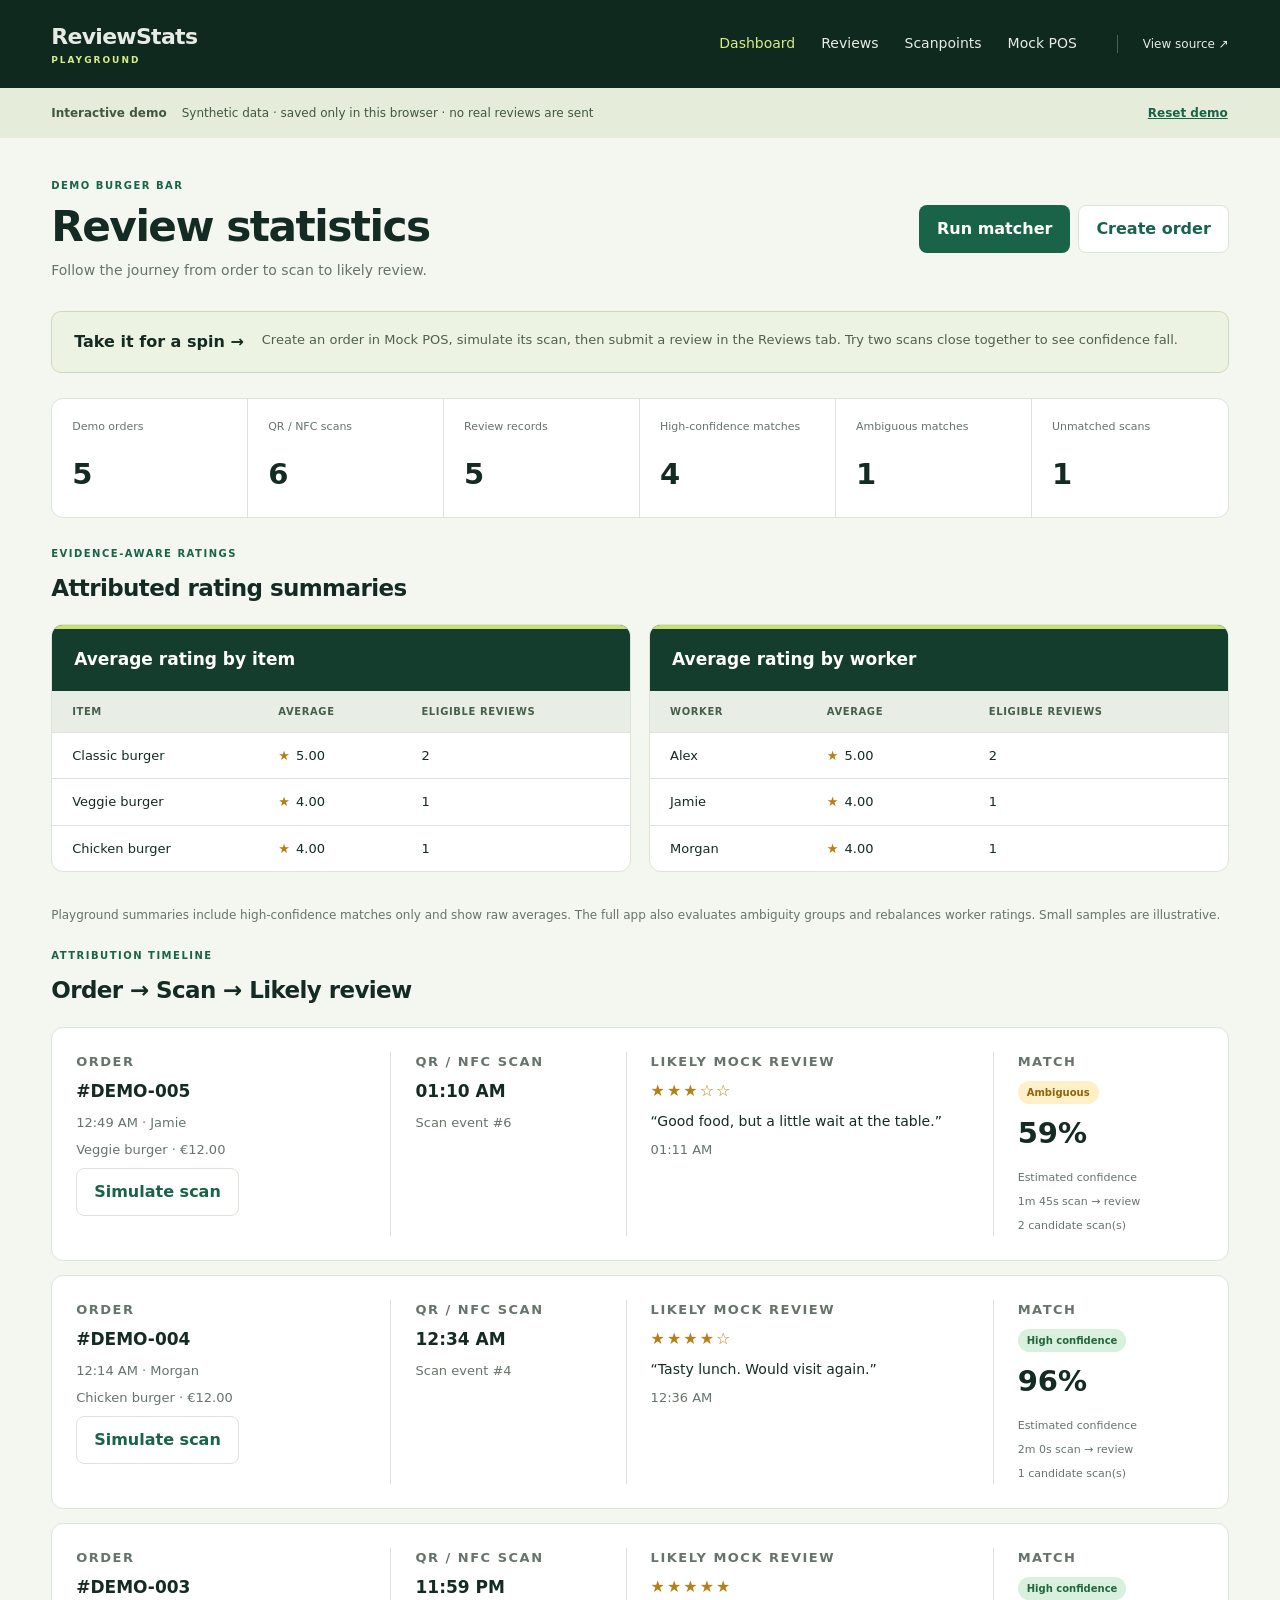
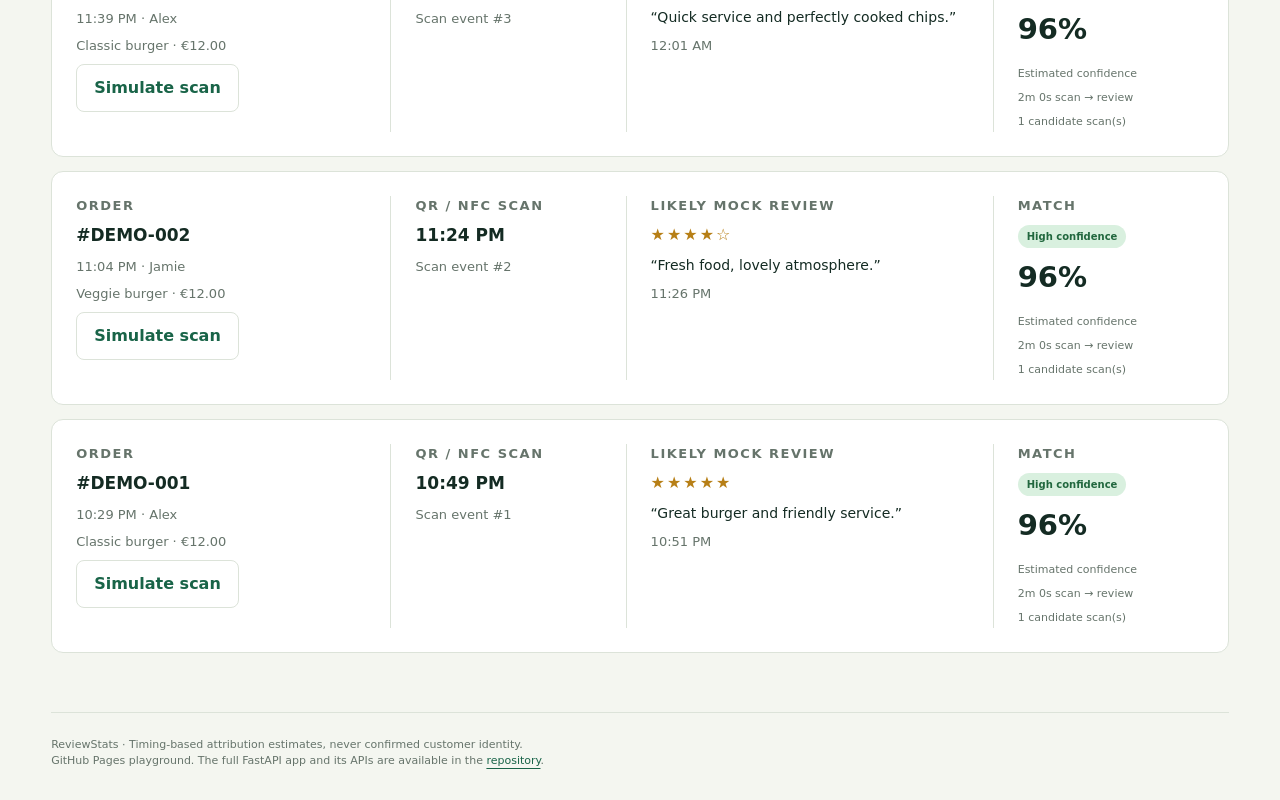
<file: demo/index.html>
<!doctype html>
<html lang="en">
<head>
  <meta charset="utf-8">
  <meta name="viewport" content="width=device-width, initial-scale=1">
  <meta name="theme-color" content="#10291f">
  <meta name="description" content="Try ReviewStats: an interactive playground connecting sample orders, QR/NFC scans and simulated reviews.">
  <title>ReviewStats · Interactive demo</title>
  <link rel="icon" href="./icon.svg" type="image/svg+xml">
  <link rel="stylesheet" href="./style.css">
  <script type="module" src="./demo.mjs"></script>
</head>
<body>
  <a class="skip" href="#content">Skip to content</a>
  <header><a class="brand" href="#dashboard">ReviewStats<span>PLAYGROUND</span></a><nav aria-label="Primary navigation"><a href="#dashboard">Dashboard</a><a href="#reviews">Reviews</a><a href="#scanpoints">Scanpoints</a><a href="#pos">Mock POS</a></nav><a class="source" href="https://github.com/THOM4S05/reviewstats">View source ↗</a></header>
  <div class="demo-note"><strong>Interactive demo</strong><span>Synthetic data · saved only in this browser · no real reviews are sent</span><button id="reset" class="text-button">Reset demo</button></div>
  <main id="content" tabindex="-1"></main>
  <p id="notice" role="status" aria-live="polite"></p>
  <footer>ReviewStats · Timing-based attribution estimates, never confirmed customer identity.<br>GitHub Pages playground. The full FastAPI app and its APIs are available in the <a href="https://github.com/THOM4S05/reviewstats">repository</a>.</footer>
  <dialog id="reset-dialog"><h2>Start fresh?</h2><p>This replaces your playground changes with the original sample data.</p><form method="dialog"><button value="cancel" class="secondary">Keep exploring</button><button value="reset">Reset demo</button></form></dialog>
</body>
</html>
</file>
<file: demo/style.css>
:root{font-family:Inter,system-ui,-apple-system,BlinkMacSystemFont,"Segoe UI",sans-serif;color:#142b23;background:#f4f6f0;font-synthesis:none;line-height:1.5;--green:#196448;--dark:#10291f;--muted:#66746b;--line:#dce3d9}*{box-sizing:border-box}body{margin:0}a{color:var(--green);text-underline-offset:4px}button,input,select,textarea{font:inherit}button,.button{background:var(--green);color:white;border:1px solid transparent;border-radius:8px;padding:11px 17px;cursor:pointer;font-weight:650;text-decoration:none;display:inline-block}button:hover,.button:hover{filter:brightness(.91)}button:disabled{opacity:.45;cursor:not-allowed}.secondary{background:white;color:var(--green);border-color:var(--line)}button:focus-visible,a:focus-visible,input:focus-visible,select:focus-visible,textarea:focus-visible,summary:focus-visible{outline:3px solid #809d24;outline-offset:3px}.skip{position:absolute;top:-80px;z-index:10;background:white;padding:12px}.skip:focus{top:0}header{display:flex;align-items:center;gap:40px;background:var(--dark);padding:20px 4%;color:white}header a{color:#e6ece4;text-decoration:none;font-size:14px}.brand{font-size:22px;font-weight:850;letter-spacing:-.7px;margin-right:auto;white-space:nowrap}.brand span{font-size:9px;letter-spacing:2px;color:#d6ed87;display:block;margin-top:1px}nav{display:flex;gap:26px;flex-wrap:wrap}nav a[aria-current]{color:#d6ed87}.source{font-size:12px;border-left:1px solid #466054;padding-left:25px}.demo-note{display:flex;align-items:center;gap:15px;padding:12px 4%;background:#e5edda;font-size:12px;color:#405740}.demo-note strong{white-space:nowrap}.text-button{margin-left:auto;color:var(--green);background:none;padding:3px 0;font-size:12px;white-space:nowrap;text-decoration:underline}main{max-width:1360px;padding:40px 4% 20px;margin:auto;min-height:60vh}h1,h2,h3,p{margin-top:0}h1{font-size:clamp(30px,3.3vw,44px);letter-spacing:-1.5px;margin-bottom:9px;line-height:1.15}h2{font-size:23px;letter-spacing:-.6px}h3{font-size:17px}.eyebrow{color:var(--green);font-size:10px;font-weight:850;letter-spacing:1.5px;text-transform:uppercase;margin-bottom:10px}.heading{display:flex;justify-content:space-between;align-items:center;gap:24px;margin-bottom:30px}.heading p:not(.eyebrow){color:var(--muted);font-size:14px;margin:0}.actions{display:flex;gap:8px;flex-wrap:wrap}.guide{display:flex;gap:18px;border:1px solid #cddab9;border-radius:10px;background:#edf3e2;padding:18px 22px;margin-bottom:25px}.guide strong{white-space:nowrap}.guide p{margin:0;font-size:13px;color:#4d614a}.metrics{display:grid;grid-template-columns:repeat(6,1fr);background:white;border:1px solid var(--line);border-radius:12px;margin-bottom:28px;overflow:hidden}.metric{padding:20px;border-right:1px solid var(--line)}.metric:last-child{border:0}.metric span{font-size:11px;color:var(--muted);display:block;min-height:34px}.metric strong{font-size:29px;font-weight:700}.grid{display:grid;grid-template-columns:1fr 1fr;gap:18px;margin-bottom:34px}.card{background:white;border:1px solid var(--line);border-radius:12px;padding:24px}.card h3{margin-bottom:18px}.rating-card{padding:0;overflow:hidden}.rating-card h3{background:#143d2d;color:white;padding:18px 22px;margin:0;border-top:4px solid #c9de73}.rating-card p{padding:14px 22px;margin:0;font-size:12px;color:var(--muted)}.table-scroll{overflow-x:auto}table{border-collapse:collapse;width:100%;font-size:13px}td,th{padding:13px 20px;text-align:left;border-bottom:1px solid var(--line)}th{font-size:10px;letter-spacing:.6px;text-transform:uppercase;background:#e8eee5;color:#45604a}tr:last-child td{border-bottom:0}.stars{color:#b77f16;letter-spacing:2px}.timeline{display:grid;grid-template-columns:1.1fr .8fr 1.3fr .8fr;gap:24px;padding:24px;margin-bottom:14px}.timeline>div+div{border-left:1px solid var(--line);padding-left:24px}.timeline h3{margin-bottom:8px}.timeline p{font-size:13px;margin-bottom:8px;color:var(--muted)}.timeline blockquote{margin:8px 0;font-size:14px;font-style:italic}.badge{display:inline-block;border-radius:20px;padding:4px 9px;font-size:10px;font-weight:750;background:#edf0eb;color:#68766c;white-space:nowrap}.badge.high-confidence{background:#d9f0df;color:#21673e}.badge.ambiguous{background:#fff0c7;color:#91630c}.badge.probable{background:#dbe9f9;color:#315a84}.confidence{display:block;font-size:29px;margin:8px 0}.muted,small{color:var(--muted)}small{font-size:11px}.empty{padding:24px;color:var(--muted);text-align:center}.form-grid{display:grid;grid-template-columns:1fr 1fr;gap:16px}label{display:block;font-size:12px;font-weight:650;margin-bottom:16px}input,select,textarea{display:block;width:100%;border:1px solid #cbd5c8;border-radius:7px;background:white;color:#142b23;padding:10px;margin-top:6px}textarea{min-height:85px;resize:vertical}.span-2{grid-column:1/-1}.form-grid label{margin:0}form>.actions,form>button{margin-top:18px}.stack{display:grid;gap:14px}.order-row{display:flex;align-items:center;justify-content:space-between;gap:16px}.order-row h3{margin:0}.order-row p{font-size:12px;margin:5px 0 0;color:var(--muted)}details{background:white;border:1px solid var(--line);border-radius:10px;margin-bottom:12px;overflow:hidden}summary{display:flex;gap:20px;align-items:center;cursor:pointer;padding:20px;list-style:none}summary::-webkit-details-marker{display:none}summary:after{content:'+';font-size:22px;color:var(--green)}details[open] summary:after{content:'−'}.review-copy{flex:1}.review-copy strong{font-size:14px;display:block}.review-copy small{display:block;margin-top:4px}.review-score{background:#143d2d;color:#e0eaa8;padding:8px 12px;border-radius:8px;font-size:20px;font-weight:bold}.detail{padding:22px;background:#f0f4ec;border-top:1px solid var(--line)}.detail .grid{margin-bottom:16px}.detail p{font-size:13px}.detail h3{font-size:14px}.detail .card{padding:18px}.detail dl{display:grid;grid-template-columns:1fr 1fr;gap:12px;margin:0}.detail dt{font-size:10px;color:var(--muted);text-transform:uppercase}.detail dd{margin:3px 0;font-size:14px;font-weight:650}.point{display:flex;justify-content:space-between;gap:20px;align-items:center}.point p{font-size:12px;margin-bottom:8px;color:var(--muted)}.point h3{margin:0 0 6px}.point .actions{justify-content:flex-end}.help{font-size:12px;color:var(--muted);margin:16px 0 0}#notice{position:fixed;bottom:18px;left:50%;transform:translateX(-50%);background:#143d2d;color:white;border-radius:9px;max-width:90%;padding:14px 22px;box-shadow:0 6px 30px #0002;z-index:5;font-size:13px}#notice:empty{display:none}footer{border-top:1px solid var(--line);margin:25px 4% 0;padding:24px 0 30px;color:var(--muted);font-size:11px}dialog{border:1px solid var(--line);border-radius:14px;padding:30px;max-width:460px;width:90%;color:#142b23}dialog::backdrop{background:#10291f88}dialog form{display:flex;justify-content:flex-end;gap:10px}dialog p{font-size:14px;color:var(--muted)}
@media(max-width:900px){header{flex-wrap:wrap;gap:14px}nav{order:3;width:100%;gap:24px}.source{border:0;padding:0}.metrics{grid-template-columns:repeat(3,1fr)}.metric:nth-child(-n+3){border-bottom:1px solid var(--line)}.grid{grid-template-columns:1fr}.heading{align-items:flex-start}.timeline{grid-template-columns:1fr 1fr}.timeline>div:nth-child(3){border:0;padding-left:0}.guide{display:block}.guide strong{display:block;margin-bottom:6px}.demo-note{flex-wrap:wrap;gap:5px 15px}.demo-note span{order:3;width:100%}.detail .grid{grid-template-columns:1fr 1fr}}
@media(max-width:540px){header{padding:16px 5%}nav{gap:18px}nav a{font-size:12px}main{padding:28px 5% 10px}.heading{display:block}.heading .actions{margin-top:18px}.metrics{grid-template-columns:repeat(2,1fr)}.metric{padding:15px}.metric:nth-child(4){border-bottom:1px solid var(--line)}.metric strong{font-size:25px}.timeline{gap:14px;padding:18px}.timeline>div+div{padding-left:14px}.timeline>div:nth-child(3){padding-left:0}.timeline h3{font-size:15px}.form-grid{grid-template-columns:1fr}.span-2{grid-column:auto}summary{padding:14px;gap:10px}.review-copy strong{font-size:12px}summary>.badge{font-size:8px}.review-score{font-size:16px;padding:7px}.detail{padding:14px}.detail .grid{grid-template-columns:1fr}.order-row,.point{align-items:flex-start;flex-direction:column}.card{padding:18px}.point .actions{justify-content:flex-start}.badge{white-space:normal}td,th{padding:11px 14px}.demo-note{padding:12px 5%}}
</file>
